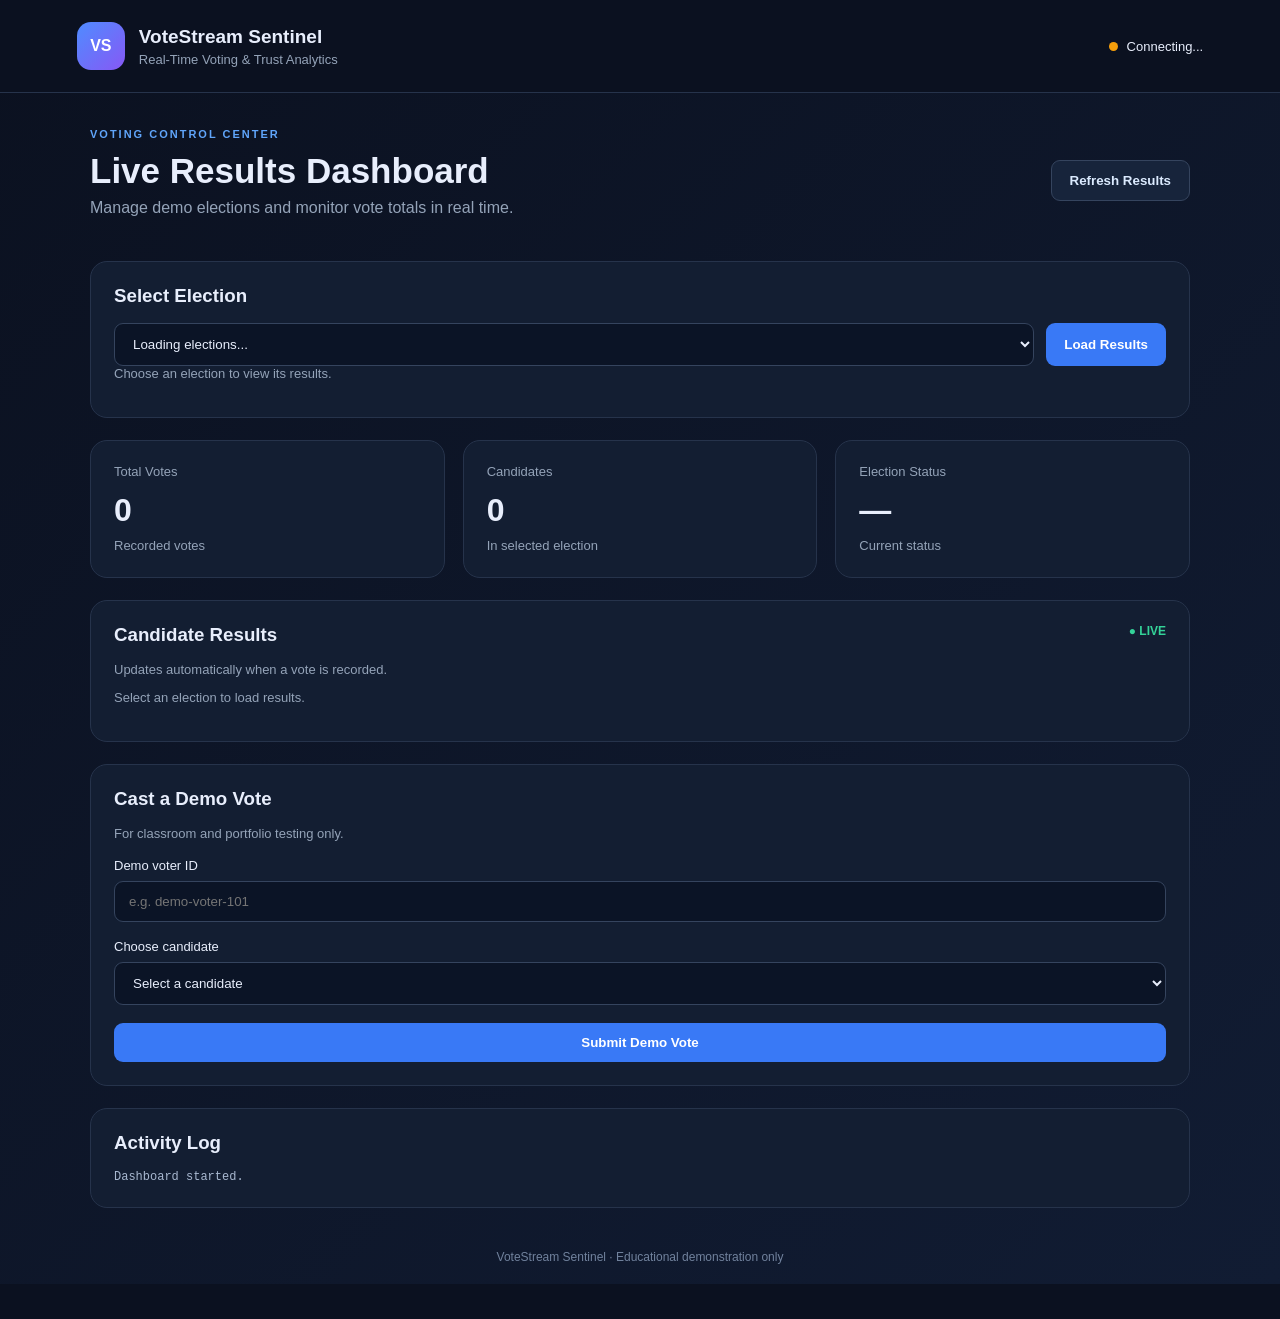
<file: frontend/index.html>
<!DOCTYPE html>
<html lang="en">
<head>
    <meta charset="UTF-8">
    <meta name="viewport" content="width=device-width, initial-scale=1.0">
    <title>VoteStream Sentinel | Live Voting</title>
    <link rel="stylesheet" href="style.css">
</head>
<body>
    <header class="topbar">
        <div class="brand">
            <div class="brand-icon">VS</div>
            <div>
                <h1>VoteStream Sentinel</h1>
                <p>Real-Time Voting & Trust Analytics</p>
            </div>
        </div>
        <div class="connection">
            <span id="connectionDot" class="dot"></span>
            <span id="connectionStatus">Connecting...</span>
        </div>
    </header>

    <main class="container">
        <section class="welcome">
            <div>
                <p class="eyebrow">VOTING CONTROL CENTER</p>
                <h2>Live Results Dashboard</h2>
                <p>Manage demo elections and monitor vote totals in real time.</p>
            </div>
            <button id="refreshButton" class="secondary-btn">Refresh Results</button>
        </section>

        <section class="panel">
            <h3>Select Election</h3>
            <div class="inline-form">
                <select id="electionSelect">
                    <option value="">Loading elections...</option>
                </select>
                <button id="loadButton" class="primary-btn">Load Results</button>
            </div>
            <p id="electionInfo" class="muted">Choose an election to view its results.</p>
        </section>

        <section class="stats-grid">
            <article class="stat-card">
                <p>Total Votes</p>
                <h2 id="totalVotes">0</h2>
                <span>Recorded votes</span>
            </article>
            <article class="stat-card">
                <p>Candidates</p>
                <h2 id="candidateCount">0</h2>
                <span>In selected election</span>
            </article>
            <article class="stat-card">
                <p>Election Status</p>
                <h2 id="electionStatus">—</h2>
                <span>Current status</span>
            </article>
        </section>

        <section class="panel">
            <div class="section-heading">
                <div>
                    <h3>Candidate Results</h3>
                    <p class="muted">Updates automatically when a vote is recorded.</p>
                </div>
                <span class="live-label">● LIVE</span>
            </div>
            <div id="results" class="results-grid">
                <p class="muted">Select an election to load results.</p>
            </div>
        </section>

        <section class="panel">
            <h3>Cast a Demo Vote</h3>
            <p class="muted">For classroom and portfolio testing only.</p>
            <form id="voteForm">
                <label for="voterId">Demo voter ID</label>
                <input id="voterId" maxlength="100"
                       placeholder="e.g. demo-voter-101" required>

                <label for="candidateSelect">Choose candidate</label>
                <select id="candidateSelect" required>
                    <option value="">Select a candidate</option>
                </select>

                <button class="primary-btn" type="submit">Submit Demo Vote</button>
            </form>
            <p id="voteMessage" role="status"></p>
        </section>

        <section class="panel">
            <h3>Activity Log</h3>
            <div id="activityLog" class="activity-log">Dashboard started.</div>
        </section>

        <footer>
            VoteStream Sentinel · Educational demonstration only
        </footer>
    </main>

    <script src="app.js"></script>
</body>
</html>
</file>
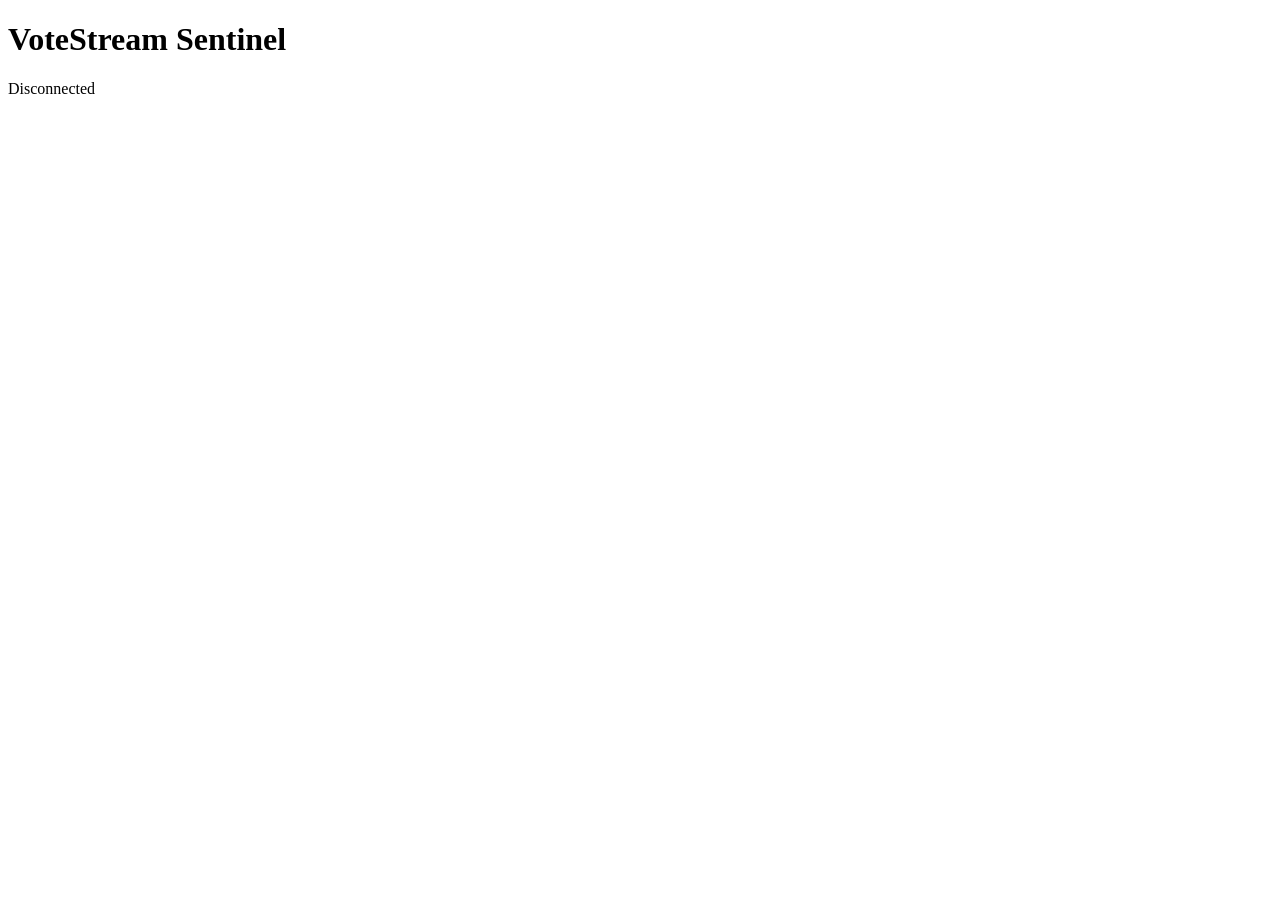
<file: test_websocket.html>
<!DOCTYPE html>
<html lang="en">
<head>
    <meta charset="UTF-8">
    <meta name="viewport" content="width=device-width, initial-scale=1.0">
    <title>VoteStream Sentinel - Live Updates</title>
</head>
<body>
    <h1>VoteStream Sentinel</h1>
    <p id="status">Connecting...</p>
    <pre id="messages"></pre>

    <script>
        const status = document.getElementById("status");
        const messages = document.getElementById("messages");

        const protocol = location.protocol === "https:" ? "wss:" : "ws:";
        const socket = new WebSocket(
            `${protocol}//127.0.0.1:8000/ws/votes`
        );

        socket.onopen = () => {
            status.textContent = "Connected";
        };

        socket.onmessage = (event) => {
            const data = JSON.parse(event.data);
            messages.textContent +=
                JSON.stringify(data, null, 2) + "\n\n";
        };

        socket.onerror = () => {
            status.textContent = "Connection error";
        };

        socket.onclose = () => {
            status.textContent = "Disconnected";
        };
    </script>
</body>
</html>
</file>
<file: frontend/style.css>
:root {
    font-family: "Segoe UI", Arial, sans-serif;
    color: #e8eefc;
    background: #0b1120;
    font-synthesis: none;
}

* {
    box-sizing: border-box;
}

body {
    margin: 0;
    min-height: 100vh;
    background: linear-gradient(135deg, #0b1120, #111c33);
}

.topbar {
    display: flex;
    justify-content: space-between;
    align-items: center;
    gap: 20px;
    padding: 22px 6%;
    border-bottom: 1px solid #26334b;
    background: #0b1120;
}

.brand {
    display: flex;
    align-items: center;
    gap: 14px;
}

.brand-icon {
    display: grid;
    place-items: center;
    width: 48px;
    height: 48px;
    border-radius: 14px;
    color: white;
    font-weight: 800;
    background: linear-gradient(135deg, #4f8cff, #8758f5);
}

h1, h2, h3, p {
    margin-top: 0;
}

.brand h1 {
    margin-bottom: 4px;
    font-size: 19px;
}

.brand p, .muted, .stat-card span {
    color: #94a3b8;
    font-size: 13px;
}

.brand p {
    margin-bottom: 0;
}

.connection {
    display: flex;
    align-items: center;
    gap: 9px;
    font-size: 13px;
}

.dot {
    width: 9px;
    height: 9px;
    border-radius: 50%;
    background: #f59e0b;
}

.dot.connected {
    background: #34d399;
}

.dot.disconnected {
    background: #f87171;
}

.container {
    width: min(1100px, 90%);
    margin: 35px auto;
}

.welcome {
    display: flex;
    justify-content: space-between;
    align-items: center;
    gap: 20px;
    margin-bottom: 28px;
}

.eyebrow {
    color: #60a5fa;
    font-size: 11px;
    font-weight: 800;
    letter-spacing: 2px;
}

.welcome h2 {
    margin-bottom: 8px;
    font-size: clamp(25px, 4vw, 35px);
}

.welcome p:last-child {
    color: #94a3b8;
}

.panel, .stat-card {
    padding: 23px;
    margin-bottom: 22px;
    border: 1px solid #26334b;
    border-radius: 17px;
    background: #131e32;
}

.panel h3 {
    margin-bottom: 16px;
}

.inline-form {
    display: flex;
    gap: 12px;
}

select, input {
    width: 100%;
    min-width: 0;
    padding: 12px 14px;
    color: #e8eefc;
    border: 1px solid #35445e;
    border-radius: 9px;
    outline: none;
    background: #0b1426;
}

select:focus, input:focus {
    border-color: #60a5fa;
}

button {
    padding: 12px 18px;
    border: 0;
    border-radius: 9px;
    cursor: pointer;
    font-weight: 700;
    white-space: nowrap;
}

.primary-btn {
    color: white;
    background: #3979f6;
}

.primary-btn:hover {
    background: #2563eb;
}

.secondary-btn {
    color: #dbeafe;
    border: 1px solid #35445e;
    background: #17243b;
}

.stats-grid {
    display: grid;
    grid-template-columns: repeat(3, minmax(0, 1fr));
    gap: 18px;
}

.stat-card p {
    color: #94a3b8;
    font-size: 13px;
}

.stat-card h2 {
    margin-bottom: 7px;
    font-size: 32px;
}

.results-grid {
    display: grid;
    grid-template-columns: repeat(2, minmax(0, 1fr));
    gap: 15px;
}

.candidate-card {
    padding: 18px;
    border: 1px solid #30415d;
    border-radius: 13px;
    background: #0e182a;
}

.candidate-card h4 {
    margin: 0 0 12px;
}

.vote-number {
    margin: 0;
    color: #7eb2ff;
    font-size: 27px;
    font-weight: 800;
}

.bar-track {
    height: 7px;
    margin-top: 13px;
    overflow: hidden;
    border-radius: 10px;
    background: #28364d;
}

.bar-fill {
    height: 100%;
    border-radius: 10px;
    background: linear-gradient(90deg, #3979f6, #9b6bff);
}

.section-heading {
    display: flex;
    justify-content: space-between;
    gap: 12px;
}

.live-label {
    color: #34d399;
    font-size: 12px;
    font-weight: 800;
}

form label {
    display: block;
    margin: 17px 0 8px;
    font-size: 13px;
}

form button {
    width: 100%;
    margin-top: 18px;
}

#voteMessage {
    margin-bottom: 0;
    font-size: 14px;
}

.activity-log {
    max-height: 180px;
    overflow: auto;
    color: #a8b8d0;
    font-family: Consolas, monospace;
    font-size: 12px;
    white-space: pre-wrap;
}

footer {
    padding: 20px 0;
    color: #71829d;
    text-align: center;
    font-size: 12px;
}

@media (max-width: 650px) {
    .topbar, .welcome {
        align-items: flex-start;
        flex-direction: column;
    }

    .stats-grid, .results-grid {
        grid-template-columns: 1fr;
    }

    .inline-form {
        flex-direction: column;
    }

    .panel, .stat-card {
        padding: 17px;
    }
}
</file>
